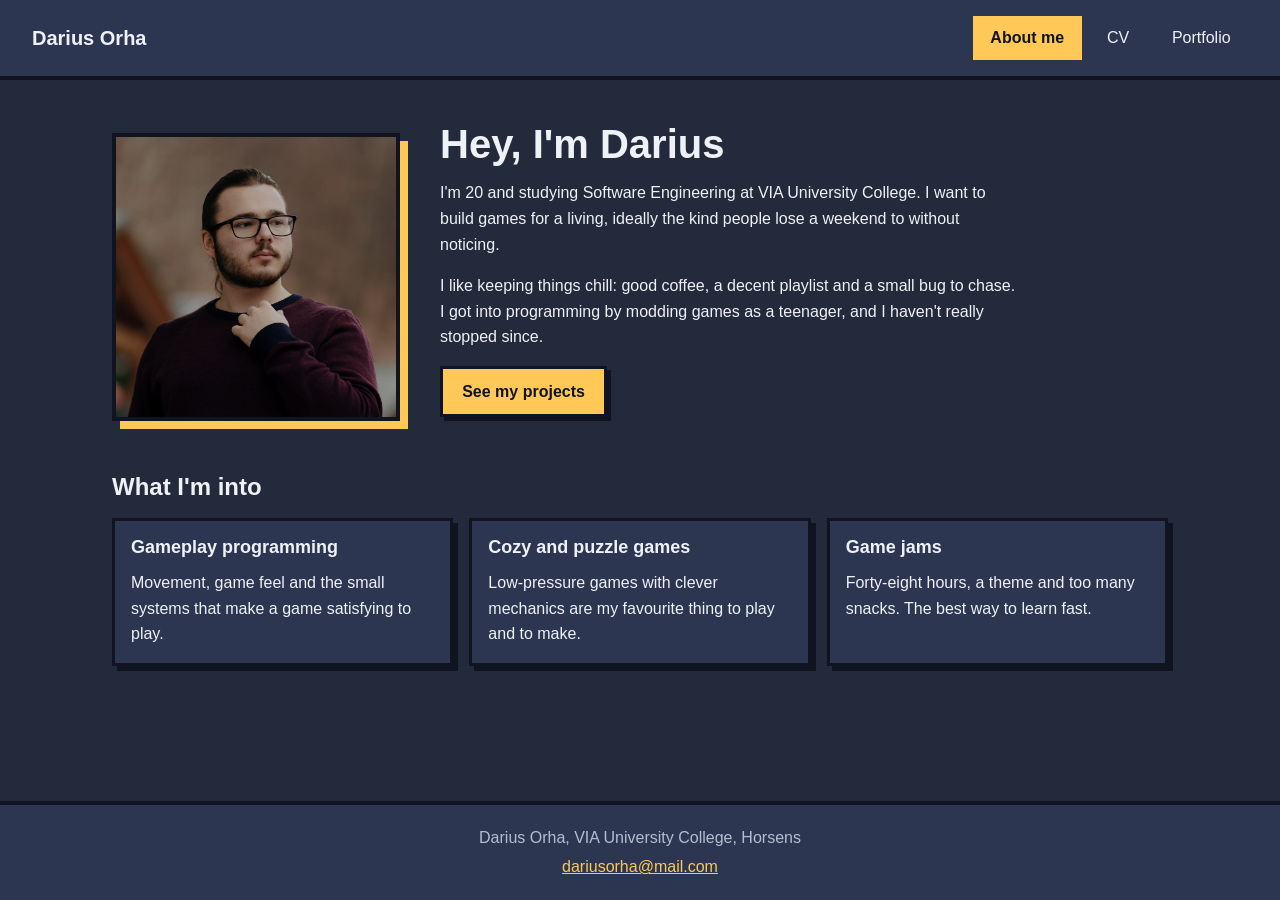
<file: index.html>
<!DOCTYPE html>
<html lang="en">
<head>
<meta charset="utf-8">
<meta name="viewport" content="width=device-width, initial-scale=1">
<title>About me | Darius Orha</title>
<meta name="description" content="About Darius Orha, a software engineering student who wants to become a game developer.">
<link rel="stylesheet" href="css/styles.css">
</head>
<body>
<header class="site-header">
<a class="brand" href="index.html">Darius Orha</a>
<nav aria-label="Main">
<ul class="nav-list">
<li><a href="index.html" aria-current="page">About me</a></li>
<li><a href="cv.html">CV</a></li>
<li><a href="portfolio.html">Portfolio</a></li>
</ul>
</nav>
</header>
<main>
<section class="about">
<img class="avatar" src="images/profile.jpeg" width="400" height="400" alt="Placeholder portrait of Darius Orha">
<div class="about-text">
<h1>Hey, I'm Darius</h1>
<p>I'm 20 and studying Software Engineering at VIA University College. I want to build games for a living, ideally the kind people lose a weekend to without noticing.</p>
<p>I like keeping things chill: good coffee, a decent playlist and a small bug to chase. I got into programming by modding games as a teenager, and I haven't really stopped since.</p>
<p><a class="button" href="portfolio.html">See my projects</a></p>
</div>
</section>
<section class="panel-grid" aria-labelledby="interests">
<h2 id="interests">What I'm into</h2>
<article class="panel">
<h3>Gameplay programming</h3>
<p>Movement, game feel and the small systems that make a game satisfying to play.</p>
</article>
<article class="panel">
<h3>Cozy and puzzle games</h3>
<p>Low-pressure games with clever mechanics are my favourite thing to play and to make.</p>
</article>
<article class="panel">
<h3>Game jams</h3>
<p>Forty-eight hours, a theme and too many snacks. The best way to learn fast.</p>
</article>
</section>
</main>
<footer class="site-footer">
<p>Darius Orha, VIA University College, Horsens</p>
<p><a href="mailto:dariusorha@mail.com">dariusorha@mail.com</a></p>
</footer>
</body>
</html>
</file>
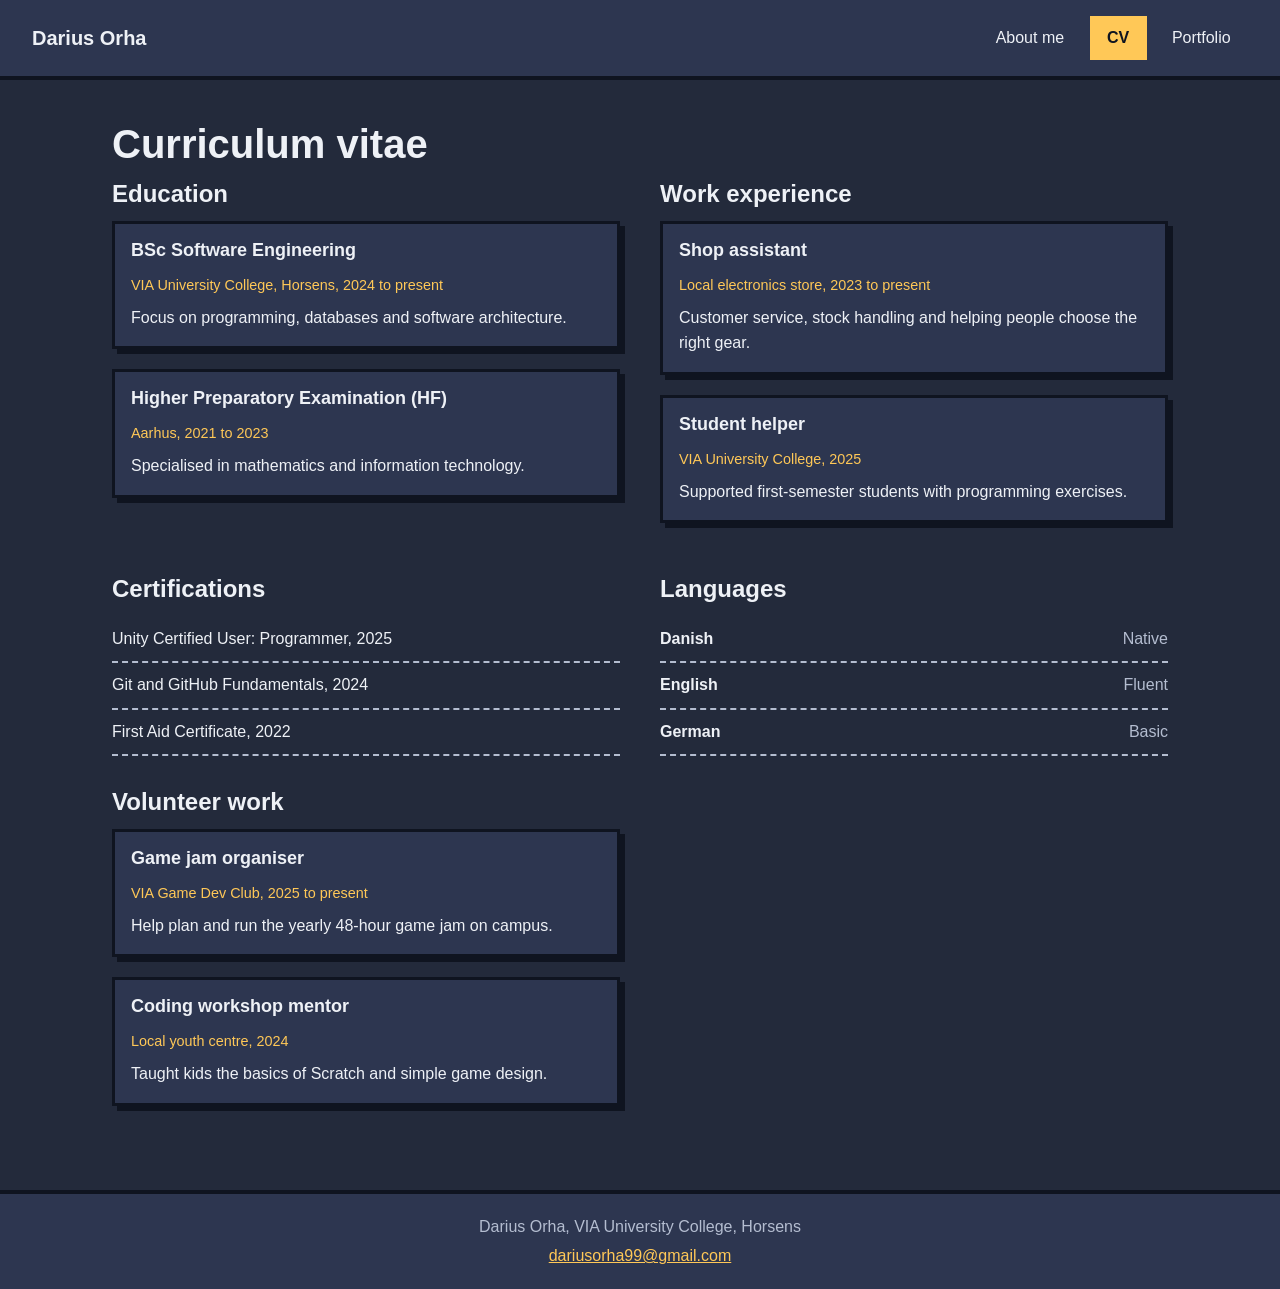
<file: cv.html>
<!DOCTYPE html>
<html lang="en">
<head>
<meta charset="utf-8">
<meta name="viewport" content="width=device-width, initial-scale=1">
<title>CV | Darius Orha</title>
<meta name="description" content="Education, work experience, certifications, languages and volunteer work of Darius Orha.">
<link rel="stylesheet" href="css/styles.css">
</head>
<body>
<header class="site-header">
<a class="brand" href="index.html">Darius Orha</a>
<nav aria-label="Main">
<ul class="nav-list">
<li><a href="index.html">About me</a></li>
<li><a href="cv.html" aria-current="page">CV</a></li>
<li><a href="portfolio.html">Portfolio</a></li>
</ul>
</nav>
</header>
<main>
<h1>Curriculum vitae</h1>
<div class="cv-grid">
<section aria-labelledby="education">
<h2 id="education">Education</h2>
<article class="entry">
<h3>BSc Software Engineering</h3>
<p class="meta">VIA University College, Horsens, 2024 to present</p>
<p>Focus on programming, databases and software architecture.</p>
</article>
<article class="entry">
<h3>Higher Preparatory Examination (HF)</h3>
<p class="meta">Aarhus, 2021 to 2023</p>
<p>Specialised in mathematics and information technology.</p>
</article>
</section>
<section aria-labelledby="work">
<h2 id="work">Work experience</h2>
<article class="entry">
<h3>Shop assistant</h3>
<p class="meta">Local electronics store, 2023 to present</p>
<p>Customer service, stock handling and helping people choose the right gear.</p>
</article>
<article class="entry">
<h3>Student helper</h3>
<p class="meta">VIA University College, 2025</p>
<p>Supported first-semester students with programming exercises.</p>
</article>
</section>
<section aria-labelledby="certifications">
<h2 id="certifications">Certifications</h2>
<ul class="plain-list">
<li>Unity Certified User: Programmer, 2025</li>
<li>Git and GitHub Fundamentals, 2024</li>
<li>First Aid Certificate, 2022</li>
</ul>
</section>
<section aria-labelledby="languages">
<h2 id="languages">Languages</h2>
<dl class="lang-list">
<div><dt>Danish</dt><dd>Native</dd></div>
<div><dt>English</dt><dd>Fluent</dd></div>
<div><dt>German</dt><dd>Basic</dd></div>
</dl>
</section>
<section aria-labelledby="volunteer">
<h2 id="volunteer">Volunteer work</h2>
<article class="entry">
<h3>Game jam organiser</h3>
<p class="meta">VIA Game Dev Club, 2025 to present</p>
<p>Help plan and run the yearly 48-hour game jam on campus.</p>
</article>
<article class="entry">
<h3>Coding workshop mentor</h3>
<p class="meta">Local youth centre, 2024</p>
<p>Taught kids the basics of Scratch and simple game design.</p>
</article>
</section>
</div>
</main>
<footer class="site-footer">
<p>Darius Orha, VIA University College, Horsens</p>
<p><a href="mailto:dariusorha99@gmail.com">dariusorha99@gmail.com</a></p>
</footer>
</body>
</html>
</file>
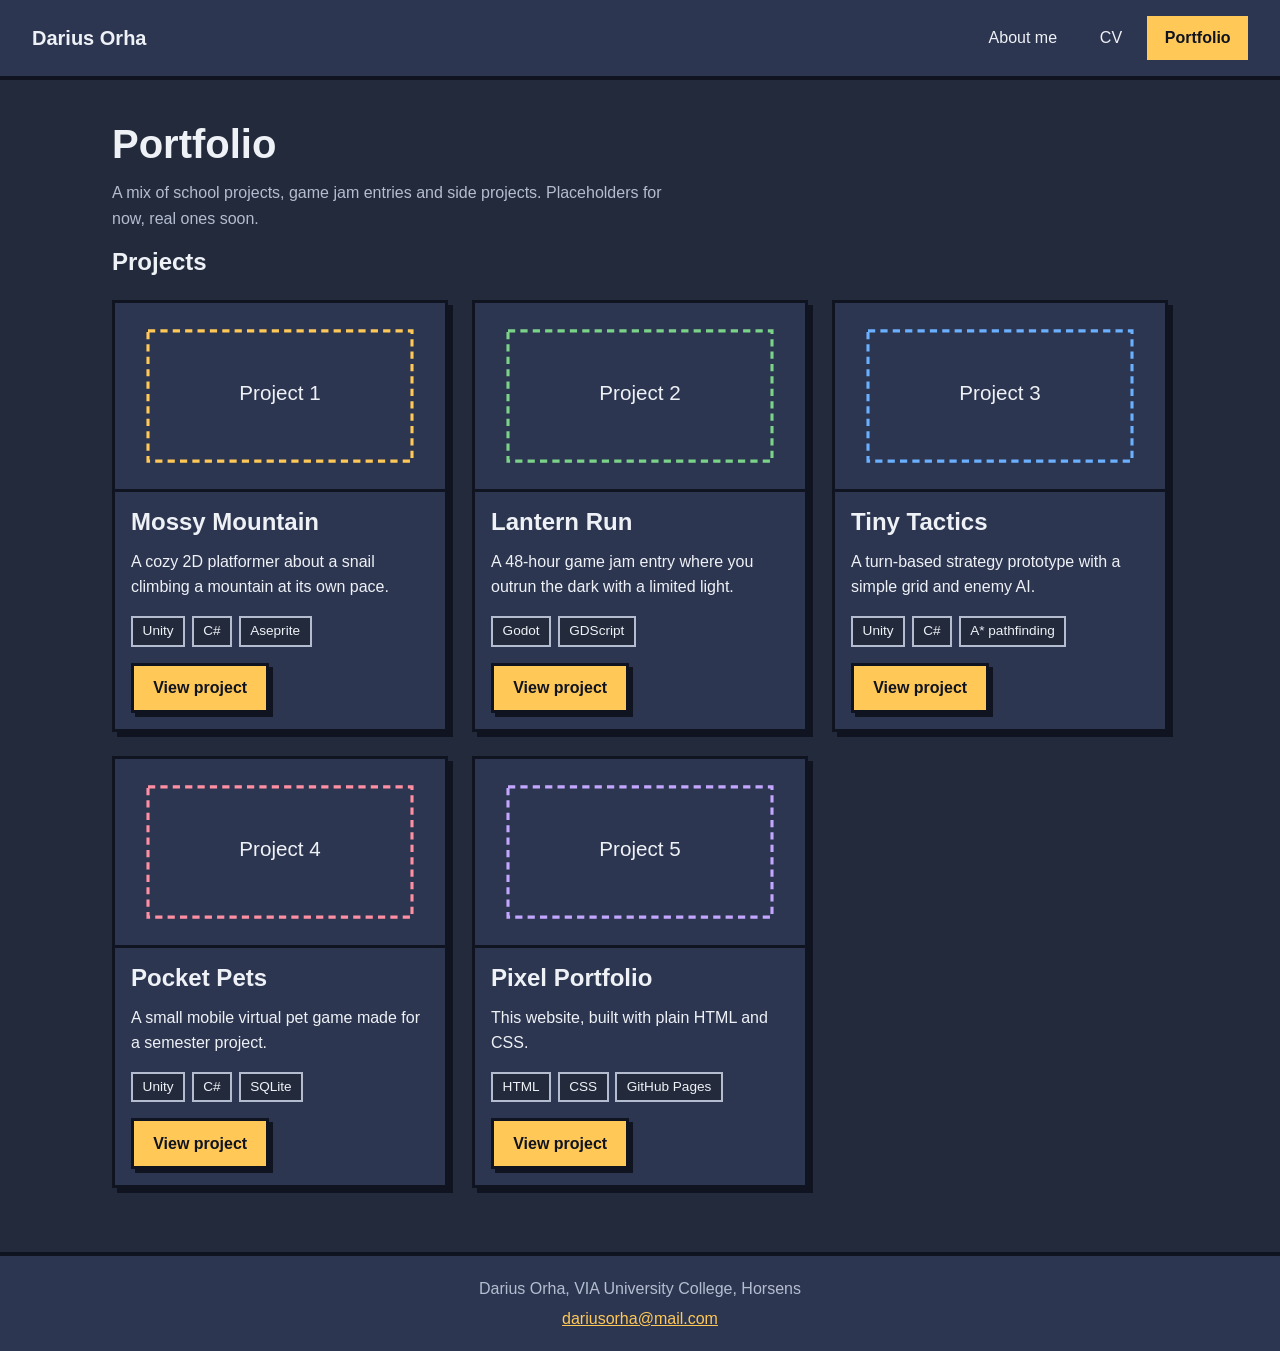
<file: portfolio.html>
<!DOCTYPE html>
<html lang="en">
<head>
<meta charset="utf-8">
<meta name="viewport" content="width=device-width, initial-scale=1">
<title>Portfolio | Darius Orha</title>
<meta name="description" content="Game projects by Darius Orha: school projects, game jam entries and side projects.">
<link rel="stylesheet" href="css/styles.css">
</head>
<body>
<header class="site-header">
<a class="brand" href="index.html">Darius Orha</a>
<nav aria-label="Main">
<ul class="nav-list">
<li><a href="index.html">About me</a></li>
<li><a href="cv.html">CV</a></li>
<li><a href="portfolio.html" aria-current="page">Portfolio</a></li>
</ul>
</nav>
</header>
<main>
<h1>Portfolio</h1>
<p class="lead">A mix of school projects, game jam entries and side projects. Placeholders for now, real ones soon.</p>
<section aria-labelledby="projects">
<h2 id="projects">Projects</h2>
<div class="project-grid">
<article class="project">
<figure><img src="images/project-1.svg" width="640" height="360" alt="Placeholder screenshot of Mossy Mountain"></figure>
<div class="project-body">
<h3>Mossy Mountain</h3>
<p>A cozy 2D platformer about a snail climbing a mountain at its own pace.</p>
<ul class="tags"><li>Unity</li><li>C#</li><li>Aseprite</li></ul>
<a class="button" href="https://github.com/yourusername/project-1">View project</a>
</div>
</article>
<article class="project">
<figure><img src="images/project-2.svg" width="640" height="360" alt="Placeholder screenshot of Lantern Run"></figure>
<div class="project-body">
<h3>Lantern Run</h3>
<p>A 48-hour game jam entry where you outrun the dark with a limited light.</p>
<ul class="tags"><li>Godot</li><li>GDScript</li></ul>
<a class="button" href="https://github.com/yourusername/project-2">View project</a>
</div>
</article>
<article class="project">
<figure><img src="images/project-3.svg" width="640" height="360" alt="Placeholder screenshot of Tiny Tactics"></figure>
<div class="project-body">
<h3>Tiny Tactics</h3>
<p>A turn-based strategy prototype with a simple grid and enemy AI.</p>
<ul class="tags"><li>Unity</li><li>C#</li><li>A* pathfinding</li></ul>
<a class="button" href="https://github.com/yourusername/project-3">View project</a>
</div>
</article>
<article class="project">
<figure><img src="images/project-4.svg" width="640" height="360" alt="Placeholder screenshot of Pocket Pets"></figure>
<div class="project-body">
<h3>Pocket Pets</h3>
<p>A small mobile virtual pet game made for a semester project.</p>
<ul class="tags"><li>Unity</li><li>C#</li><li>SQLite</li></ul>
<a class="button" href="https://github.com/yourusername/project-4">View project</a>
</div>
</article>
<article class="project">
<figure><img src="images/project-5.svg" width="640" height="360" alt="Placeholder screenshot of Pixel Portfolio"></figure>
<div class="project-body">
<h3>Pixel Portfolio</h3>
<p>This website, built with plain HTML and CSS.</p>
<ul class="tags"><li>HTML</li><li>CSS</li><li>GitHub Pages</li></ul>
<a class="button" href="https://github.com/yourusername/project-5">View project</a>
</div>
</article>
</div>
</section>
</main>
<footer class="site-footer">
<p>Darius Orha, VIA University College, Horsens</p>
<p><a href="mailto:dariusorha@mail.com">dariusorha@mail.com</a></p>
</footer>
</body>
</html>
</file>
<file: css/styles.css>
:root {
  --bg: #232a3b;
  --surface: #2d3650;
  --text: #eef1f6;
  --muted: #b4bdd0;
  --accent: #ffc857;
  --line: #0f1420;
  --font-body: "Trebuchet MS", "Segoe UI", Verdana, Arial, sans-serif;
}

* {
  box-sizing: border-box;
}

body {
  margin: 0;
  background: var(--bg);
  color: var(--text);
  font-family: var(--font-body);
  font-size: 1rem;
  line-height: 1.6;
  display: flex;
  flex-direction: column;
  min-height: 100vh;
}

main {
  flex: 1;
  width: 100%;
  max-width: 70rem;
  margin: 0 auto;
  padding: 1.5rem 1rem 3rem;
}

h1, h2, h3 {
  line-height: 1.2;
  margin: 0 0 0.75rem;
}

h1 {
  font-size: 2rem;
}

h2 {
  font-size: 1.5rem;
}

h3 {
  font-size: 1.125rem;
}

p {
  margin: 0 0 1rem;
  max-width: 65ch;
}

a {
  color: var(--accent);
}

a:focus-visible {
  outline: 3px solid var(--text);
  outline-offset: 3px;
}

img {
  display: block;
  max-width: 100%;
  height: auto;
}

.site-header {
  display: flex;
  flex-direction: column;
  align-items: center;
  gap: 0.5rem;
  padding: 1rem;
  background: var(--surface);
  border-bottom: 4px solid var(--line);
  position: sticky;
  top: 0;
  z-index: 1;
}

.brand {
  color: var(--text);
  font-size: 1.25rem;
  font-weight: bold;
  text-decoration: none;
}

.nav-list {
  display: flex;
  flex-wrap: wrap;
  justify-content: center;
  gap: 0.5rem;
  list-style: none;
  margin: 0;
  padding: 0;
}

.nav-list a {
  display: block;
  padding: 0.4rem 0.9rem;
  color: var(--text);
  text-decoration: none;
  border: 3px solid transparent;
}

.nav-list a:hover {
  border-color: var(--accent);
}

.nav-list a[aria-current="page"] {
  background: var(--accent);
  color: var(--line);
  font-weight: bold;
}

.button {
  display: inline-block;
  padding: 0.6rem 1.2rem;
  background: var(--accent);
  color: var(--line);
  font-weight: bold;
  text-decoration: none;
  border: 3px solid var(--line);
  box-shadow: 4px 4px 0 var(--line);
}

.button:hover {
  transform: translate(2px, 2px);
  box-shadow: 2px 2px 0 var(--line);
}

.about {
  display: grid;
  gap: 1.5rem;
  margin-bottom: 2.5rem;
}

.avatar {
  width: 12rem;
  height: 12rem;
  object-fit: cover;
  border: 4px solid var(--line);
  box-shadow: 8px 8px 0 var(--accent);
}

.panel-grid {
  display: grid;
  gap: 1rem;
}

.panel-grid h2 {
  margin-bottom: 0;
}

.panel,
.entry,
.project {
  background: var(--surface);
  border: 3px solid var(--line);
  box-shadow: 5px 5px 0 var(--line);
}

.panel {
  padding: 1rem;
}

.panel p {
  margin: 0;
}

.lead {
  color: var(--muted);
}

.cv-grid {
  display: grid;
  gap: 2rem;
}

.entry {
  padding: 1rem;
  margin-bottom: 1.25rem;
}

.entry p {
  margin-bottom: 0;
}

.entry .meta {
  color: var(--accent);
  font-size: 0.9rem;
  margin-bottom: 0.5rem;
}

.plain-list {
  list-style: none;
  margin: 0;
  padding: 0;
}

.plain-list li {
  padding: 0.6rem 0;
  border-bottom: 2px dashed var(--muted);
}

.lang-list {
  margin: 0;
}

.lang-list div {
  display: flex;
  justify-content: space-between;
  padding: 0.6rem 0;
  border-bottom: 2px dashed var(--muted);
}

.lang-list dt {
  font-weight: bold;
}

.lang-list dd {
  margin: 0;
  color: var(--muted);
}

.project-grid {
  display: grid;
  gap: 1.5rem;
  margin-top: 1.5rem;
}

.project {
  display: flex;
  flex-direction: column;
}

.project figure {
  margin: 0;
  border-bottom: 3px solid var(--line);
}

.project img {
  width: 100%;
}

.project-body {
  display: flex;
  flex: 1;
  flex-direction: column;
  align-items: flex-start;
  padding: 1rem;
}

.project-body h3 {
  font-size: 1.5rem;
}

.project-body p {
  flex: 1;
}

.tags {
  display: flex;
  flex-wrap: wrap;
  gap: 0.4rem;
  list-style: none;
  margin: 0 0 1rem;
  padding: 0;
}

.tags li {
  padding: 0.15rem 0.6rem;
  background: var(--bg);
  border: 2px solid var(--muted);
  font-size: 0.85rem;
}

.site-footer {
  padding: 1rem;
  text-align: center;
  background: var(--surface);
  border-top: 4px solid var(--line);
  color: var(--muted);
}

.site-footer p {
  max-width: none;
  margin: 0.25rem 0;
}

@media (min-width: 768px) {
  main {
    padding: 2.5rem 2rem 4rem;
  }

  h1 {
    font-size: 2.5rem;
  }

  .site-header {
    flex-direction: row;
    justify-content: space-between;
    padding: 1rem 2rem;
  }

  .about {
    grid-template-columns: 14rem 1fr;
    align-items: center;
    gap: 2.5rem;
  }

  .avatar {
    width: 14rem;
    height: 14rem;
  }

  .panel-grid {
    grid-template-columns: repeat(3, 1fr);
  }

  .panel-grid h2 {
    grid-column: 1 / -1;
  }

  .cv-grid {
    grid-template-columns: 1fr 1fr;
    gap: 2rem 2.5rem;
  }

  .project-grid {
    grid-template-columns: repeat(2, 1fr);
  }
}

@media (min-width: 1024px) {
  .about {
    grid-template-columns: 18rem 1fr;
  }

  .avatar {
    width: 18rem;
    height: 18rem;
  }

  .project-grid {
    grid-template-columns: repeat(3, 1fr);
  }
}
</file>
